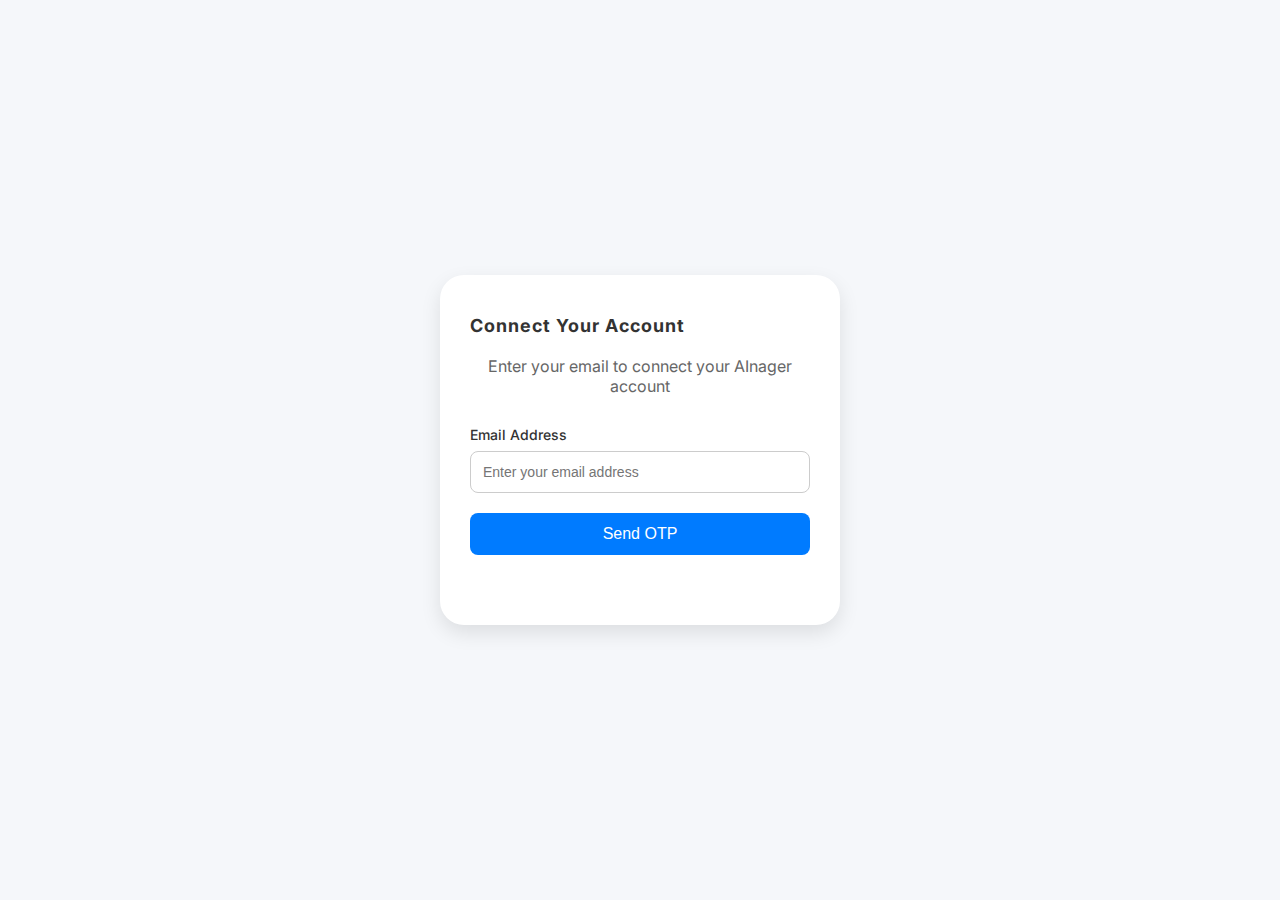
<file: index.html>
<!DOCTYPE html>
<html lang="en">
<head>
  <meta charset="UTF-8">
  <title>AInager WebApp</title>
  <meta name="viewport" content="width=device-width, initial-scale=1">
  <link href="https://fonts.googleapis.com/css2?family=Inter:wght@300;400;500;600;700&display=swap" rel="stylesheet">
  <style>
    * {
      margin: 0;
      padding: 0;
      box-sizing: border-box;
    }

    body {
      font-family: 'Inter', 'Segoe UI', Tahoma, Geneva, Verdana, sans-serif;
      background: #f5f7fa;
      margin: 0;
      padding: 20px;
      display: flex;
      justify-content: center;
      align-items: center;
      min-height: 100vh;
    }

    .container {
      background: white;
      border-radius: 24px;
      padding: 40px 30px;
      box-shadow: 0 8px 20px rgba(0, 0, 0, 0.1);
      max-width: 400px;
      width: 100%;
    }

    .toggle-buttons {
      display: flex;
      justify-content: space-between;
      margin-bottom: 30px;
    }

    .toggle-buttons button {
      flex: 1;
      margin: 0 8px;
      padding: 12px 0;
      border: 2px solid #007bff;
      border-radius: 12px;
      background-color: #eaf1fb;
      color: #007bff;
      font-size: 16px;
      font-weight: 500;
      transition: 0.3s;
      cursor: pointer;
    }

    .toggle-buttons button:hover {
      background-color: #d2e6ff;
    }

    .toggle-buttons button.active {
      background-color: #007bff;
      color: white;
    }

    h2 {
      color: #333;
      font-size: 18px;
      margin-bottom: 20px;
      letter-spacing: 1px;
      text-align: left;
    }

    .ainager-grid {
      display: grid;
      grid-template-columns: repeat(2, 1fr);
      gap: 20px;
      justify-items: center;
      margin-bottom: 30px;
    }

    .ainager {
    width: 130px;
    height: 130px;
    border: 2px solid #007bff;
    border-radius: 50%;
    display: flex;
    align-items: center;
    justify-content: center;
    text-align: center;
    color: #333;
    font-weight: 600;
    font-size: 14px;
    background-color: #f9fcff;
    transition: 0.3s;
    padding: 10px;
    cursor: pointer;
    word-break: break-word;
    overflow-wrap: break-word;
    line-height: 1.2;
  }

    .ainager:hover {
      background-color: #e6f0ff;
      transform: scale(1.05);
    }

    .search-box {
      display: flex;
      gap: 10px;
      margin-top: 10px;
    }

    .search-box input {
      flex: 1;
      padding: 10px;
      border-radius: 8px;
      border: 1px solid #ccc;
      font-size: 14px;
    }

    .search-box button {
      padding: 10px 16px;
      border: none;
      background-color: #007bff;
      color: white;
      font-size: 14px;
      border-radius: 8px;
      cursor: pointer;
      transition: 0.3s;
    }

    .search-box button:hover {
      background-color: #0056cc;
    }

    /* Email Entry Screen */
    .email-form {
      display: flex;
      flex-direction: column;
      gap: 20px;
    }

    .form-group {
      display: flex;
      flex-direction: column;
      gap: 8px;
    }

    .form-group label {
      font-weight: 500;
      color: #333;
      font-size: 14px;
    }

    .form-group input {
      padding: 12px;
      border: 1px solid #ccc;
      border-radius: 8px;
      font-size: 14px;
    }

    .form-group input:focus {
      outline: none;
      border-color: #007bff;
    }

    .btn {
      padding: 12px 24px;
      border: none;
      border-radius: 8px;
      font-size: 16px;
      font-weight: 500;
      cursor: pointer;
      transition: 0.3s;
    }

    .btn-primary {
      background-color: #007bff;
      color: white;
    }

    .btn-primary:hover {
      background-color: #0056cc;
    }

    .btn-secondary {
      background-color: #6c757d;
      color: white;
    }

    .btn-secondary:hover {
      background-color: #545b62;
    }

    /* OTP Screen */
    .otp-container {
      display: flex;
      justify-content: space-between;
      gap: 10px;
      margin-bottom: 20px;
    }

    .otp-input {
      width: 50px;
      height: 50px;
      text-align: center;
      font-size: 18px;
      font-weight: 600;
      border: 2px solid #ddd;
      border-radius: 8px;
      background: white;
      color: #333;
      transition: 0.3s;
    }

    .otp-input:focus {
      outline: none;
      border-color: #007bff;
    }

    .resend-link {
      color: #007bff;
      text-decoration: none;
      cursor: pointer;
      font-size: 14px;
      text-align: center;
      margin-top: 10px;
      font-weight: 500;
    }

    .resend-link:hover {
      text-decoration: underline;
    }

    /* Message Styles */
    .error-message {
      color: #dc3545;
      text-align: center;
      margin-top: 10px;
      font-size: 14px;
    }

    .success-message {
      color: #28a745;
      text-align: center;
      margin-top: 10px;
      font-size: 14px;
    }

    .loading {
      text-align: center;
      color: #007bff;
      font-weight: 500;
      font-size: 14px;
      margin-top: 10px;
    }

    .empty-state {
      text-align: center;
      color: #666;
      font-size: 14px;
      padding: 40px 20px;
    }

    /* Responsive Design */
    @media (max-width: 480px) {
      body {
        padding: 10px;
      }
      
      .container {
        padding: 30px 20px;
      }
      
      .ainager-grid {
        grid-template-columns: 1fr;
        gap: 15px;
      }
      
      .ainager {
        width: 120px;
        height: 120px;
      }
    }
  </style>
</head>
<body>

<!-- Email Entry Screen -->
<div id="email-screen" class="container" style="display:none;">
  <h2>Connect Your Account</h2>
  <p style="text-align: center; margin-bottom: 30px; color: #666;">Enter your email to connect your AInager account</p>
  
  <div class="email-form">
    <div class="form-group">
      <label for="email-input">Email Address</label>
      <input type="email" id="email-input" placeholder="Enter your email address" required>
    </div>
    
    <button class="btn btn-primary" onclick="sendOTP()">Send OTP</button>
    <div id="email-error" class="error-message"></div>
    <div id="email-loading" class="loading" style="display:none;">Sending OTP...</div>
  </div>
</div>

<!-- OTP Verification Screen -->
<div id="otp-screen" class="container" style="display:none;">
  <h2>Enter OTP</h2>
  <p style="text-align: center; margin-bottom: 30px; color: #666;">We've sent a 6-digit code to your email</p>
  
  <div class="otp-container">
    <input type="text" class="otp-input" maxlength="1" oninput="moveToNext(this, 0)">
    <input type="text" class="otp-input" maxlength="1" oninput="moveToNext(this, 1)">
    <input type="text" class="otp-input" maxlength="1" oninput="moveToNext(this, 2)">
    <input type="text" class="otp-input" maxlength="1" oninput="moveToNext(this, 3)">
    <input type="text" class="otp-input" maxlength="1" oninput="moveToNext(this, 4)">
    <input type="text" class="otp-input" maxlength="1" oninput="moveToNext(this, 5)">
  </div>
  
  <button class="btn btn-primary" onclick="verifyOTP()">Verify OTP</button>
  <!-- <div class="resend-link" onclick="resendOTP()">Resend OTP</div> -->
  <div id="otp-error" class="error-message"></div>
  <div id="otp-loading" class="loading" style="display:none;">Verifying...</div>
</div>

<!-- Main App Screen -->
<div id="main-screen" class="container" style="display:none;">
  <div class="toggle-buttons">
    <button id="personal-btn" class="active" onclick="switchTab('personal')">Personal</button>
    <button id="professional-btn" onclick="switchTab('professional')">Professional</button>
  </div>

  <h2 id="section-title">Suggested Ainagers</h2>

  <div class="ainager-grid" id="ainager-grid">
    <div class="empty-state">Loading...</div>
  </div>

  <div class="search-box">
    <input type="text" id="search-input" placeholder="enter ainager id" />
    <button onclick="searchAinager()">Search</button>
  </div>
</div>

<script>
const API_BASE_URL = "https://ainager.com/ainager/";
// const API_BASE_URL = "http://127.0.0.1:8000/ainager/";
// const API_BASE_URL = "https://4cb4-2405-201-f01a-7006-c54d-ea42-20e0-dbb1.ngrok-free.app/ainager/";
let telegramUserId = null;
let userEmail = null;
let isUserConnected = false;
let currentTab = 'personal';
let allAinagers = [];
let generatedOTP = null;

function generateOTP() {
  return Math.floor(100000 + Math.random() * 900000).toString();
}

// Hide all screens
function hideAllScreens() {
  const screens = ['email-screen', 'otp-screen', 'main-screen'];
  screens.forEach(screenId => {
    document.getElementById(screenId).style.display = 'none';
  });
}

// Show main screen
function showMainScreen() {
  hideAllScreens();
  document.getElementById("main-screen").style.display = "block";
  console.log("🏠 Main screen loaded.");
  fetchConnectedAinagers();
}

// Show email entry screen
function showEmailScreen() {
  hideAllScreens();
  document.getElementById("email-screen").style.display = "block";
  console.log("📧 Email screen loaded.");
}

// Show OTP verification screen
function showOTPScreen() {
  hideAllScreens();
  document.getElementById("otp-screen").style.display = "block";
  console.log("🔢 OTP screen loaded.");
}

// Switch between Personal and Professional tabs
function switchTab(tab) {
  currentTab = tab;
  
  // Update button states
  document.getElementById('personal-btn').classList.toggle('active', tab === 'personal');
  document.getElementById('professional-btn').classList.toggle('active', tab === 'professional');
  
  // Update section title
  document.getElementById('section-title').textContent = tab === 'personal' ? 'Connected Ainagers' : 'Professional Ainagers';
  
  // Filter and display ainagers
  displayAinagers();
}

// Display ainagers based on current tab
function displayAinagers() {
  const grid = document.getElementById("ainager-grid");
  
  if (allAinagers.length === 0) {
    grid.innerHTML = '<div class="empty-state">No connected Ainagers found.</div>';
    return;
  }

  // For now, show all ainagers in both tabs
  // You can add filtering logic here based on ainager type
  const filteredAinagers = allAinagers;
  
  if (filteredAinagers.length === 0) {
    grid.innerHTML = `<div class="empty-state">No ${currentTab} Ainagers found.</div>`;
    return;
  }

  grid.innerHTML = '';
  filteredAinagers.forEach(ainager => {
    const ainagerElement = document.createElement("div");
    ainagerElement.className = "ainager";
    ainagerElement.textContent = ainager.ainager_name;
    ainagerElement.onclick = () => startAinagerBot(ainager.ainager_name);
    grid.appendChild(ainagerElement);
  });
}

// Search for ainager
function searchAinager() {
  const searchInput = document.getElementById("search-input");
  const searchTerm = searchInput.value.trim();
  
  if (!searchTerm) {
    alert("Please enter an Ainager ID to search");
    return;
  }
  
  // Open bot with search term
  startAinagerBot(searchTerm);
  searchInput.value = '';
}

// Start Ainager bot
function startAinagerBot(ainagerName) {
  const botUsername = "firstainagerbot";
  console.log(`📤 Opening bot with parameter: ${ainagerName}`);

  // Encode the parameter using base64url (Telegram requirement)
  function toBase64Url(str) {
    return btoa(str)
      .replace(/\+/g, '-')
      .replace(/\//g, '_')
      .replace(/=+$/, '');
  }

  const param = toBase64Url(`connect_${ainagerName}`);
  const url = `https://t.me/${botUsername}?start=${param}`;
  console.log("Opening external URL:", url);

  try {
    window.open(url, "_blank");
    console.log("✅ Using window.open as fallback");
  } catch (error) {
    console.error("Error opening bot link:", error);
    alert(`Please open this link to connect with ${ainagerName}: ${url}`);
  }
}

// Fetch connected Ainagers from API
async function fetchConnectedAinagers() {
  if (!telegramUserId) {
    document.getElementById("ainager-grid").innerHTML = '<div class="empty-state">User ID not available. Please launch via Telegram.</div>';
    console.warn("❌ Attempted to fetch connections without telegramUserId.");
    return;
  }

  console.log(`🔍 Fetching connections for user: ${telegramUserId}`);

  try {
    const response = await fetch(`${API_BASE_URL}ainager-connections/?user_id=${telegramUserId}`, {
      headers: {
        'ngrok-skip-browser-warning': 'true'
      }
    });

    if (!response.ok) {
      throw new Error(`Failed to fetch connections: ${response.status} ${response.statusText}`);
    }

    const data = await response.json();
    console.log("✅ Connection data received from API:", data);

    allAinagers = data.connections || [];
    displayAinagers();
  } catch (error) {
    console.error("⚠️ Error fetching connections:", error);
    document.getElementById("ainager-grid").innerHTML = '<div class="empty-state">Error loading connections. Please try again later.</div>';
  }
}

async function registerTelegramUser() {
  try {
    const response = await fetch(`${API_BASE_URL}register-telegram-user/`, {
      method: 'POST',
      headers: {
        'Content-Type': 'application/json',
        'ngrok-skip-browser-warning': 'true'
      },
      body: JSON.stringify({
        telegram_user_id: telegramUserId,
        email: userEmail
      })
    });

    const data = await response.json();
    if (response.ok) {
      console.log("User registered:", data);
      isUserConnected = true;
      showHomeScreen();
    } else {
      console.error("Registration failed:", data.message);
    }
  } catch (error) {
    console.error("Error registering user:", error);
  }
}

// Send OTP to email
async function sendOTP() {
  const emailInput = document.getElementById("email-input");
  const email = emailInput.value.trim();
  const errorDiv = document.getElementById("email-error");

  errorDiv.textContent = "";

  if (!isValidEmail(email)) {
    errorDiv.textContent = "Please enter a valid email address";
    return;
  }

  generatedOTP = generateOTP(); // Generate locally
  console.log("Generated OTP:", generatedOTP);
  userEmail = email;

  // Now call your backend endpoint to send the email — no OTP verification API needed
  try {
    const response = await fetch(`${API_BASE_URL}send-otp-email/`, {
      method: 'POST',
      headers: {
        'Content-Type': 'application/json',
        'ngrok-skip-browser-warning': 'true'
      },
      body: JSON.stringify({
        email: userEmail,
        otp: generatedOTP
      })
    });

    if (response.ok) {
      showOTPScreen();
    } else {
      const data = await response.json();
      errorDiv.textContent = data.message || "Failed to send OTP email.";
    }
  } catch (error) {
    console.error("Error sending OTP email:", error);
    errorDiv.textContent = "Network error. Please try again.";
  }
}

// Verify OTP
function verifyOTP() {
  const otpInputs = document.querySelectorAll('.otp-input');
  const enteredOTP = Array.from(otpInputs).map(input => input.value).join('');
  const errorDiv = document.getElementById("otp-error");

  if (enteredOTP !== generatedOTP) {
    errorDiv.textContent = "Invalid OTP. Please try again.";
    otpInputs.forEach(input => input.value = "");
    otpInputs[0].focus();
    return;
  }

  // If OTP matches — register user via API
  registerTelegramUser();
}

// Resend OTP
// async function resendOTP() {
//   if (!userEmail) {
//     showEmailScreen();
//     return;
//   }

//   const errorDiv = document.getElementById("otp-error");
//   errorDiv.textContent = "";

//   try {
//     const response = await fetch(`${API_BASE_URL}send-otp/`, {
//       method: 'POST',
//       headers: {
//         'Content-Type': 'application/json',
//         'ngrok-skip-browser-warning': 'true'
//       },
//       body: JSON.stringify({
//         email: userEmail,
//         telegram_id: telegramUserId
//       })
//     });

//     const data = await response.json();
    
//     if (response.ok) {
//       console.log("✅ OTP resent successfully");
//       // Clear OTP inputs
//       const otpInputs = document.querySelectorAll('.otp-input');
//       otpInputs.forEach(input => input.value = "");
//       otpInputs[0].focus();
//     } else {
//       errorDiv.textContent = data.message || "Failed to resend OTP. Please try again.";
//     }
//   } catch (error) {
//     console.error("Error resending OTP:", error);
//     errorDiv.textContent = "Network error. Please check your connection and try again.";
//   }
// }

// Move to next OTP input
function moveToNext(current, index) {
  if (current.value.length === 1 && index < 5) {
    const nextInput = document.querySelectorAll('.otp-input')[index + 1];
    nextInput.focus();
  }
}

// Validate email format
function isValidEmail(email) {
  const emailRegex = /^[^\s@]+@[^\s@]+\.[^\s@]+$/;
  return emailRegex.test(email);
}

// Check if user is connected
async function checkUserConnection() {
  if (!telegramUserId) {
    console.warn("No telegram user ID available");
    showEmailScreen();
    return;
  }

  try {
    const response = await fetch(`${API_BASE_URL}check-telegram-id/?telegram_id=${telegramUserId}`, {
      headers: {
        'ngrok-skip-browser-warning': 'true'
      }
    });

    const data = await response.json();
    
    if (response.ok && data.exists) {
      console.log("✅ User is connected");
      isUserConnected = true;
      showMainScreen();
    } else {
      console.log("❌ User is not connected");
      isUserConnected = false;
      showEmailScreen();
    }
  } catch (error) {
    console.error("Error checking user connection:", error);
    // Show email screen as fallback
    showEmailScreen();
  }
}

function checkTelegramId(userId) {
  console.log("checkTelegramId received:", userId);
}

function initializeApp() {
  console.log("initializeApp started.");
  
  const urlParams = new URLSearchParams(window.location.search);
  telegramUserId = urlParams.get('user_id');
  console.log("URL user_id:", telegramUserId);

  if (window.Telegram && window.Telegram.WebApp) {
    console.log("Telegram.WebApp object found!");
    window.Telegram.WebApp.ready();
    console.log("✅ Telegram WebApp is ready.");

    const initData = window.Telegram.WebApp.initDataUnsafe;
    console.log("initDataUnsafe: ", initData);

    if (initData && initData.user) {
      telegramUserId = initData.user.id;
      console.log(`✅ Telegram User ID retrieved: ${telegramUserId}`);
      checkTelegramId(telegramUserId);
    } else {
      console.error("❌ No Telegram user data in initDataUnsafe.");
    }
  } else if (window.TelegramWebviewProxy) {
    console.log("TelegramWebviewProxy object found!");

    try {
      const urlParams = new URLSearchParams(window.location.hash.substring(1));
      let initDataParam = urlParams.get('tgWebAppData');

      if (!initDataParam) {
        const queryStringParams = new URLSearchParams(window.location.search);
        initDataParam = queryStringParams.get('tgWebAppData');
      }

      if (initDataParam) {
        const decodedInitData = decodeURIComponent(initDataParam);
        console.log("Decoded tgWebAppData:", decodedInitData);

        const dataParts = new URLSearchParams(decodedInitData);
        const userString = dataParts.get('user');

        if (userString) {
          const user = JSON.parse(userString);
          telegramUserId = user.id;
          console.log(`✅ Telegram User ID retrieved (via proxy & URL): ${telegramUserId}`);
          checkTelegramId(telegramUserId);
        } else {
          console.error("❌ TelegramWebviewProxy found, but no user data in URL initData.");
        }
      } else {
        console.error("❌ TelegramWebviewProxy found, but no tgWebAppData in URL.");
      }
    } catch (e) {
      console.error("⚠️ Error parsing initData with TelegramWebviewProxy:", e);
    }
  } else {
    console.error("❌ Telegram WebApp object not available.");
  }

  // Check user connection status after getting telegram user ID
  if (telegramUserId) {
    console.log("checking connection")
    checkUserConnection();
  } else {
    // If no telegram user ID, show email screen
    showEmailScreen();
  }
}

// Call initializeApp when page loads
window.onload = initializeApp;

// Add keyboard event listeners for OTP inputs
document.addEventListener('DOMContentLoaded', function() {
  // Handle backspace for OTP inputs
  document.addEventListener('keydown', function(e) {
    if (e.target.classList.contains('otp-input') && e.key === 'Backspace') {
      const inputs = document.querySelectorAll('.otp-input');
      const currentIndex = Array.from(inputs).indexOf(e.target);
      
      if (e.target.value === '' && currentIndex > 0) {
        inputs[currentIndex - 1].focus();
      }
    }
  });
  
  // Handle Enter key for search
  document.addEventListener('keydown', function(e) {
    if (e.target.id === 'search-input' && e.key === 'Enter') {
      searchAinager();
    }
  });
});
</script>

</body>
</html>
</file>
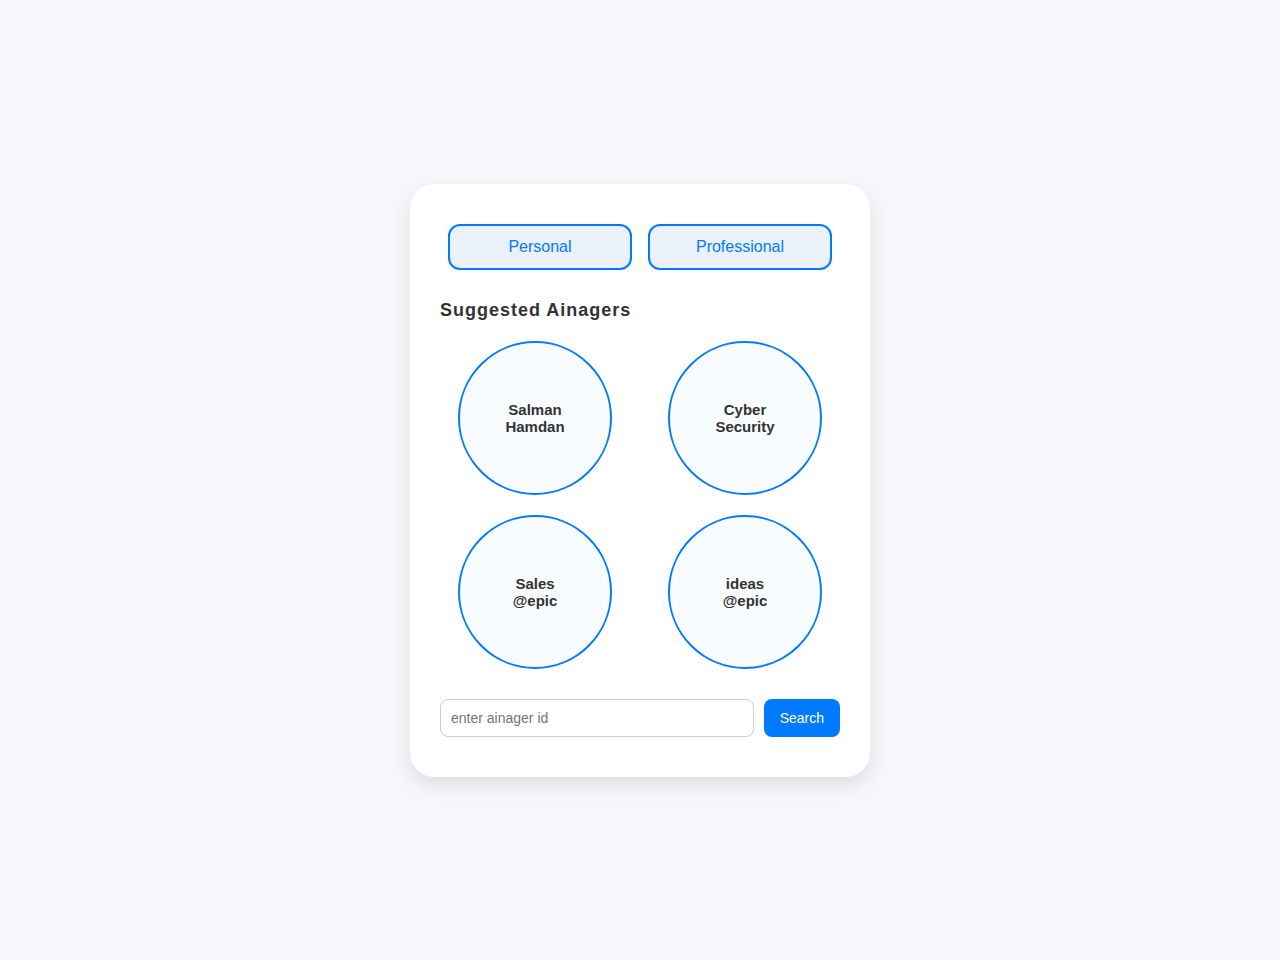
<file: test2.html>
<!DOCTYPE html>
<html lang="en">
<head>
  <meta charset="UTF-8" />
  <meta name="viewport" content="width=device-width, initial-scale=1.0"/>
  <title>Ainager MiniApp</title>
  <style>
    body {
      font-family: 'Segoe UI', Tahoma, Geneva, Verdana, sans-serif;
      background: #f5f7fa;
      margin: 0;
      padding: 30px;
      display: flex;
      justify-content: center;
      align-items: center;
      height: 100vh;
    }

    .container {
      background: white;
      border-radius: 24px;
      padding: 40px 30px;
      box-shadow: 0 8px 20px rgba(0, 0, 0, 0.1);
      max-width: 400px;
      width: 100%;
    }

    .toggle-buttons {
      display: flex;
      justify-content: space-between;
      margin-bottom: 30px;
    }

    .toggle-buttons button {
      flex: 1;
      margin: 0 8px;
      padding: 12px 0;
      border: 2px solid #007bff;
      border-radius: 12px;
      background-color: #eaf1fb;
      color: #007bff;
      font-size: 16px;
      font-weight: 500;
      transition: 0.3s;
      cursor: pointer;
    }

    .toggle-buttons button:hover {
      background-color: #d2e6ff;
    }

    h2 {
      color: #333;
      font-size: 18px;
      margin-bottom: 20px;
      letter-spacing: 1px;
      text-align: left;
    }

    .ainager-grid {
      display: grid;
      grid-template-columns: repeat(2, 1fr);
      gap: 20px;
      justify-items: center;
      margin-bottom: 30px;
    }

    .ainager {
      width: 130px;
      height: 130px;
      border: 2px solid #007bff;
      border-radius: 50%;
      display: flex;
      align-items: center;
      justify-content: center;
      color: #333;
      font-weight: 600;
      font-size: 15px;
      text-align: center;
      background-color: #f9fcff;
      transition: 0.3s;
      padding: 10px;
    }

    .ainager:hover {
      background-color: #e6f0ff;
      transform: scale(1.05);
    }

    .search-box {
      display: flex;
      gap: 10px;
      margin-top: 10px;
    }

    .search-box input {
      flex: 1;
      padding: 10px;
      border-radius: 8px;
      border: 1px solid #ccc;
      font-size: 14px;
    }

    .search-box button {
      padding: 10px 16px;
      border: none;
      background-color: #007bff;
      color: white;
      font-size: 14px;
      border-radius: 8px;
      cursor: pointer;
      transition: 0.3s;
    }

    .search-box button:hover {
      background-color: #0056cc;
    }
  </style>
</head>
<body>

  <div class="container">
    <div class="toggle-buttons">
      <button>Personal</button>
      <button>Professional</button>
    </div>

    <h2>Suggested Ainagers</h2>

    <div class="ainager-grid">
      <div class="ainager">Salman<br>Hamdan</div>
      <div class="ainager">Cyber<br>Security</div>
      <div class="ainager">Sales<br>@epic</div>
      <div class="ainager">ideas<br>@epic</div>
    </div>

    <div class="search-box">
      <input type="text" placeholder="enter ainager id" />
      <button>Search</button>
    </div>
  </div>

</body>
</html>
</file>
